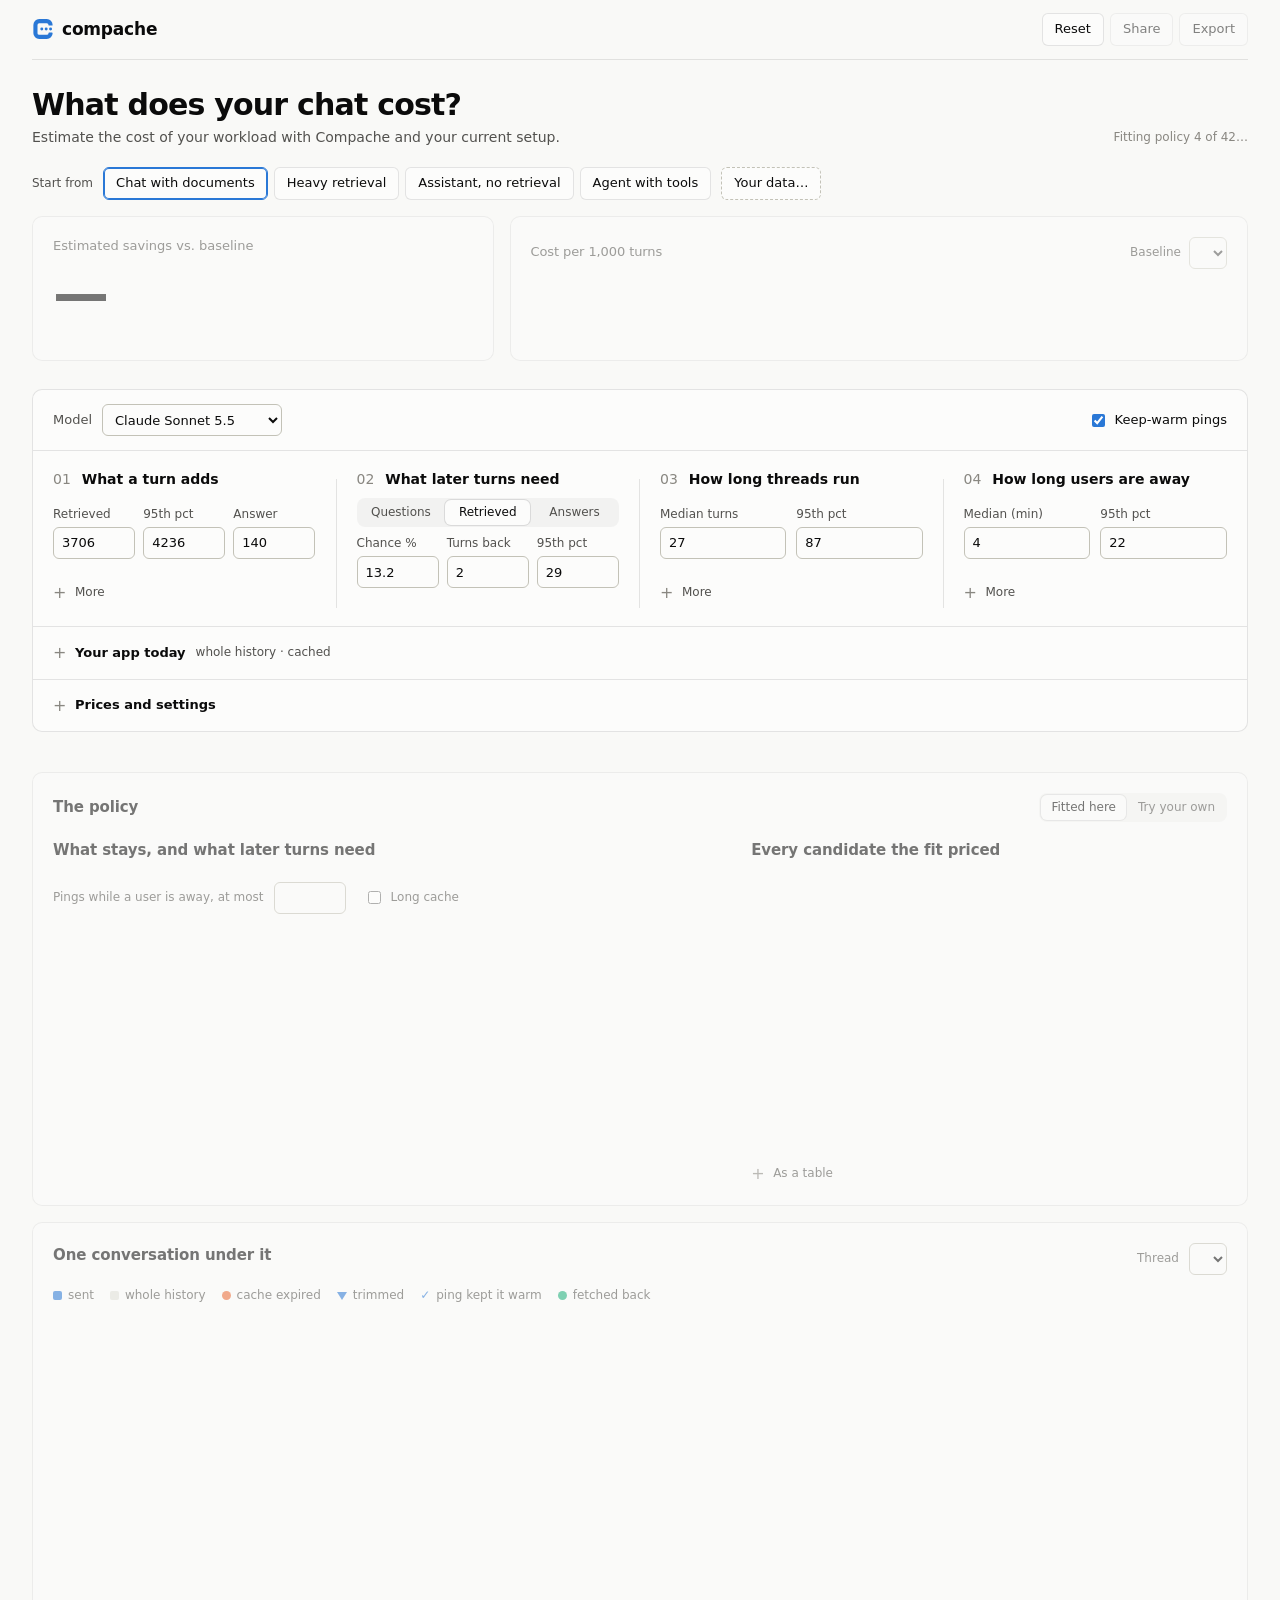
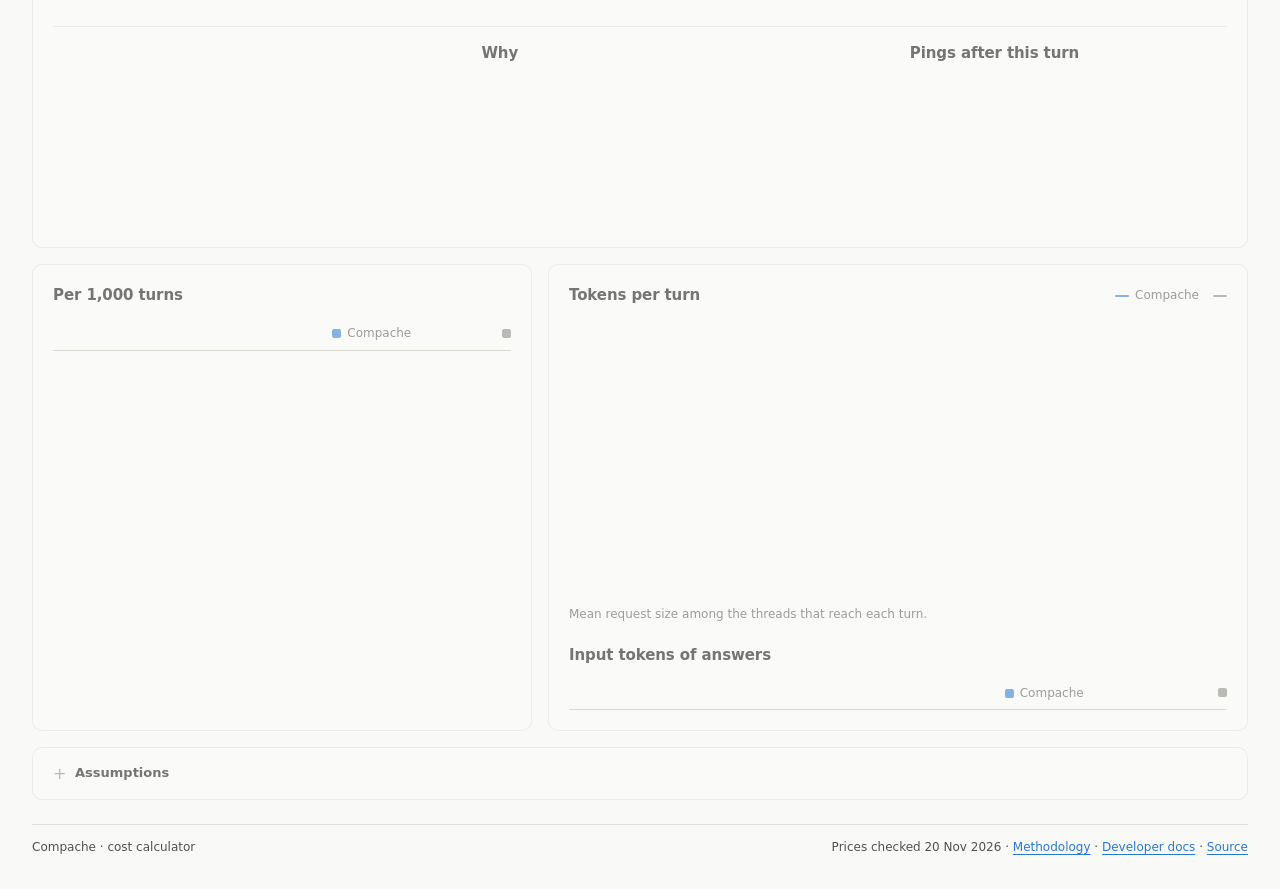
<file: site/index.html>
<!doctype html>
<html lang="en">
<head>
<meta charset="utf-8">
<meta name="viewport" content="width=device-width,initial-scale=1">
<meta name="color-scheme" content="light dark">
<meta name="description" content="Estimate the cost of your chat workload with Compache and a baseline you choose.">
<title>Compache · Cost calculator</title>
<meta property="og:type" content="website">
<meta property="og:site_name" content="compache">
<meta property="og:url" content="https://barendpotijk.github.io/compache/">
<meta property="og:title" content="What does your chat cost?">
<meta property="og:description" content="Estimate the cost per 1,000 turns with Compache and your chosen baseline using your workload and provider prices.">
<meta property="og:image" content="https://barendpotijk.github.io/compache/preview.png">
<meta property="og:image:width" content="1200">
<meta property="og:image:height" content="630">
<meta property="og:image:alt" content="Cost per 1,000 turns on Claude Sonnet 5.5 with OpenClaw's defaults and with compache, for a chat with 25k retrieved tokens per turn">
<meta name="twitter:card" content="summary_large_image">
<link rel="icon" type="image/svg+xml" href="./mark.svg">
<link rel="stylesheet" href="./style.css">
</head>
<body>
<main>
<header class="top">
  <a class="brand" href="https://github.com/BarendPotijk/compache"><i></i>compache</a>
  <div class="actions">
    <button id="reset" type="button">Reset</button>
    <button id="share" type="button" title="Copy the result with a link that reopens this scenario.">Share</button>
    <button id="export" type="button" title="Download the settings, the sampled workload and every priced call.">Export</button>
  </div>
</header>

<div class="title-row">
  <div><h1>What does your chat cost?</h1><p>Estimate the cost of your workload with Compache and your current setup.</p></div>
  <span id="status" role="status">Calculating…</span>
</div>

<div class="starts" role="group" aria-label="Start from">
  <span class="label">Start from</span>
  <span id="starts"></span>
  <button id="import" type="button" class="own" title="A chat log (.jsonl, .json, .gz), its labels, a policy.json from `compache fit`, a profile or an export. Several at once is fine. Read in this browser, sent nowhere.">Your data…</button>
  <input id="importFile" type="file" multiple accept=".json,.jsonl,.ndjson,.gz,application/json" hidden>
  <span id="sourceNote" class="source"></span>
</div>

<section class="results lead" aria-label="Headline result">
  <article class="panel saving">
    <h2>Estimated savings vs. baseline</h2>
    <strong class="hero" id="savingPercent">—</strong>
    <p class="delta" id="savingAmount"></p>
    <p class="caption" id="savingRange"></p>
    <dl id="savingFacts"></dl>
  </article>
  <article class="panel sides">
    <div class="panel-head">
      <h2>Cost per 1,000 turns</h2>
      <label class="baseline-picker">Baseline<select id="baselinePicker" disabled></select></label>
    </div>
    <dl id="sides" class="cost-bars"></dl>
    <p class="caption" id="baselineNote"></p>
  </article>
</section>
<p class="meta"><span id="workloadNote"></span></p>
<div id="warnings" class="alert" hidden></div>

<form id="scenario" class="panel inputs">
  <div class="model-row">
    <label>Model
      <select id="modelPreset">
        <optgroup label="Anthropic"><option value="sonnet" selected>Claude Sonnet 5.5</option><option value="opus">Claude Opus 5.5</option><option value="haiku">Claude Haiku 5.5</option><option value="fable">Claude Fable 5.2</option></optgroup>
        <optgroup label="OpenAI"><option value="luna">GPT-6 Luna</option><option value="astra">GPT-6 Astra</option><option value="terra">GPT-5.6 Terra</option></optgroup>
        <option value="custom">Custom prices</option>
      </select>
    </label>
    <span id="modelWindow" class="chip"></span>
    <span id="cacheDefault" class="chip"></span>
    <label class="check" title="After an answer, Compache may send small requests that keep the cached start of the thread alive until the user returns."><input name="keepWarm" type="checkbox" checked> Keep-warm pings</label>
  </div>

  <div class="input-grid">
    <fieldset>
      <legend><span>01</span> What a turn adds</legend>
      <div class="trio">
        <label title="Median size of what is retrieved for one turn that retrieves. 0 means no retrieval.">Retrieved<input name="tokenMedian" type="number" min="0" max="500000" step="any" required aria-label="Retrieved tokens"></label>
        <label title="95th percentile of the retrieved size. Scales with the median.">95th pct<input name="tokenP95" type="number" min="0" max="1000000" step="any" required aria-label="Retrieved tokens, 95th percentile"></label>
        <label title="Tokens of one answer. It is billed as output and stays in the thread.">Answer<input name="outputTokens" type="number" min="0" max="200000" step="1" required aria-label="Answer tokens"></label>
      </div>
      <div class="draw" data-draw="tokenDrawn"></div>
      <details class="more"><summary>More</summary><div class="pair">
        <label>Question tokens<input name="inputTokens" type="number" min="1" max="100000" step="1" required></label>
        <label title="Share of turns that retrieve anything. The others add only a question and an answer.">Turns that retrieve %<input name="retrievalShare" data-scale="100" type="number" min="0" max="100" step="any" required></label>
        <label title="The start of every request: system prompt and tool definitions.">System and tools<input name="systemTokens" type="number" min="0" max="1000000" step="1" required aria-label="System prompt and tools"></label>
        <label title="Model calls in one turn, on average. Each call after the first sends the request again and reads it from the cache.">Calls per turn<input name="callsPerTurn" type="number" min="1" max="100" step="any" required></label>
      </div></details>
    </fieldset>

    <fieldset title="For each kind of earlier text: the chance that a turn needs one such item, and how many turns back it lies.">
      <legend><span>02</span> What later turns need</legend>
      <div class="tabs" id="needTabs" role="tablist" aria-label="Kind of earlier text"><button type="button" role="tab" data-kind="input" aria-selected="false">Questions</button><button type="button" role="tab" data-kind="retrieval" aria-selected="true">Retrieved</button><button type="button" role="tab" data-kind="output" aria-selected="false">Answers</button></div>
      <div class="need" data-kind="input" hidden>
        <div class="trio">
          <label>Chance %<input name="inputDependencyProbability" data-scale="100" type="number" min="0" max="100" step="any" required aria-label="Chance a turn needs an earlier question, percent"></label>
          <label>Turns back<input name="inputDependencyTurnsBack" type="number" min="1" max="160" step="any" required aria-label="Turns back to a needed question, median"></label>
          <label>95th pct<input name="inputDependencyTurnsBackP95" type="number" min="1" max="1000" step="any" required aria-label="Turns back to a needed question, 95th percentile"></label>
        </div>
        <div class="draw" data-draw="inputNeedDrawn"></div>
      </div>
      <div class="need" data-kind="retrieval">
        <div class="trio">
          <label>Chance %<input name="retrievalDependencyProbability" data-scale="100" type="number" min="0" max="100" step="any" required aria-label="Chance a turn needs an earlier retrieved text, percent"></label>
          <label>Turns back<input name="retrievalDependencyTurnsBack" type="number" min="1" max="160" step="any" required aria-label="Turns back to a needed retrieved text, median"></label>
          <label>95th pct<input name="retrievalDependencyTurnsBackP95" type="number" min="1" max="1000" step="any" required aria-label="Turns back to a needed retrieved text, 95th percentile"></label>
        </div>
        <div class="draw" data-draw="retrievalNeedDrawn"></div>
      </div>
      <div class="need" data-kind="output" hidden>
        <div class="trio">
          <label>Chance %<input name="outputDependencyProbability" data-scale="100" type="number" min="0" max="100" step="any" required aria-label="Chance a turn needs an earlier answer, percent"></label>
          <label>Turns back<input name="outputDependencyTurnsBack" type="number" min="1" max="160" step="any" required aria-label="Turns back to a needed answer, median"></label>
          <label>95th pct<input name="outputDependencyTurnsBackP95" type="number" min="1" max="1000" step="any" required aria-label="Turns back to a needed answer, 95th percentile"></label>
        </div>
        <div class="draw" data-draw="outputNeedDrawn"></div>
      </div>
      <p class="caption" id="needsCaption"></p>
    </fieldset>

    <fieldset>
      <legend><span>03</span> How long threads run</legend>
      <div class="pair" id="lengthByLaw">
        <label id="lengthLabel">Median turns<input name="plannedTurns" type="number" min="1" max="160" step="any" required></label>
        <label title="Scales with the median.">95th pct<input name="plannedTurnsP95" type="number" min="1" max="320" step="any" required aria-label="Turns, 95th percentile"></label>
      </div>
      <div class="trio" id="lengthByChance" hidden>
        <label title="Chance that a thread gets a second turn.">After 1st %<input name="continueFirst" data-scale="100" type="number" min="0" max="100" step="any" required aria-label="Another turn after turn 1, percent"></label>
        <label title="Chance of another turn once a thread is long.">Later %<input name="continueLong" data-scale="100" type="number" min="0" max="100" step="any" required aria-label="Another turn in long threads, percent"></label>
        <label title="How many turns after the first it takes the chance to move halfway from the first value to the long-thread value.">Halfway by<input name="continueHalfTurn" aria-label="Turns to halfway, chance of another turn" type="number" min="0.1" max="160" step="any" required></label>
      </div>
      <div class="draw" data-draw="lengthDrawn"></div>
      <details class="more"><summary>More</summary><div class="pair">
        <label title="How thread lengths are drawn. By chance of another turn, a thread that has come far is more likely, or less, to go on.">Curve<select name="lengthDistribution"><option value="lognormal">Lognormal</option><option value="continuation">By chance of another turn</option><option value="fixed">Fixed</option><option value="geometric">Geometric</option></select></label>
        <label title="Chance the user sends another turn, at every turn.">Continues %<input name="continuationProbability" data-scale="100" type="number" min="0" max="100" step="any" required></label>
      </div></details>
    </fieldset>

    <fieldset>
      <legend><span>04</span> How long users are away</legend>
      <div class="pair">
        <label title="Minutes between an answer and the user's next message.">Median (min)<input name="gapMedianMinutes" type="number" min="0.001" max="100000" step="any" required></label>
        <label title="Minutes.">95th pct<input name="gapP95Minutes" type="number" min="0.001" max="1000000" step="any" required aria-label="Return delay, 95th percentile"></label>
      </div>
      <div class="draw" data-draw="gapDrawn"></div>
      <details class="more"><summary>More</summary><div class="pair">
        <label title="The delay after the first turn as a multiple of the delay in long threads. 1 is the same delay at every turn.">After turn 1 ×<input name="gapFirstFactor" type="number" min="0.01" max="1000" step="any" required></label>
        <label title="How many turns after the first it takes the delay to move halfway, on a log scale, to its long-thread value.">Turns to halfway<input name="gapHalfTurn" aria-label="Turns to halfway, return delay" type="number" min="0.1" max="160" step="any" required></label>
        <label title="Share of returns that come after a long break instead, whatever the turn: the next morning, say.">Long breaks %<input name="breakShare" data-scale="100" type="number" min="0" max="100" step="any" required></label>
        <label title="Median length of a long break in minutes. Its 95th percentile is four times that.">Break median (min)<input name="breakMedianMinutes" type="number" min="1" max="1000000" step="any" required></label>
      </div></details>
    </fieldset>
  </div>

  <details class="settings" id="appSettings">
    <summary>Your app today <span id="appSummary" class="chip"></span></summary>
    <div class="fields app">
      <label>Start from<select id="appFrom"><option value="">Rules below</option></select></label>
      <label title="What you really pay, from your provider's bill. Compared as it is, not modeled.">What you pay per 1,000 turns, $<input name="measuredCost" type="number" min="0" max="1000000000" step="any" required></label>
      <label>Prompt cache<select data-rule="cache"><option value="standard">Standard lifetime</option><option value="long">Long lifetime</option><option value="off">Off</option></select></label>
      <label title="Only so many earlier turns are sent. 0 sends all.">Earlier turns sent<input data-rule="keepTurns" type="number" min="0" max="160" step="1" required></label>
      <label title="Retrieved text is dropped this many turns after its own. -1 never drops it.">Drop retrieved text after<input data-rule="dropRetrievedAfter" type="number" min="-1" max="160" step="1" required></label>
      <label title="Share of retrieved text removed when it arrives.">Shrink retrieved text %<input data-rule="compress" data-scale="100" type="number" min="0" max="99" step="any" required></label>
      <label title="Keep-warm pings after every answer.">Pings per wait<input data-rule="pings" type="number" min="0" max="60" step="1" required></label>
      <label class="check" title="A dropped or cleared source that a turn needs is fetched with one more call."><input data-rule="refetch" type="checkbox"> Fetches dropped text again</label>
      <label class="check"><input data-rule="clear" type="checkbox"> Clears old tool results</label>
      <label class="check"><input data-rule="summarize" type="checkbox"> Summarizes old turns</label>
    </div>
    <details class="more"><summary>Clearing and summary rules</summary><div class="fields">
      <label title="Clearing never starts below this many tokens.">Clear at, tokens<input data-rule="clearTriggerFloor" type="number" min="0" max="10000000" step="1" required></label>
      <label title="Nor below this share of the context window.">Clear at % of window<input data-rule="clearTriggerShare" data-scale="100" type="number" min="0" max="100" step="any" required></label>
      <label title="This turn's included.">Newest results kept<input data-rule="clearKeepResults" type="number" min="1" max="160" step="1" required></label>
      <label>Must free, tokens<input data-rule="clearMinFreedFloor" type="number" min="0" max="10000000" step="1" required></label>
      <label>Must free % of window<input data-rule="clearMinFreedShare" data-scale="100" type="number" min="0" max="100" step="any" required></label>
      <label>Placeholder tokens<input data-rule="clearedTokens" type="number" min="0" max="10000" step="1" required></label>
      <label>Summarize at % of window<input data-rule="summaryTriggerShare" data-scale="100" type="number" min="1" max="100" step="any" required></label>
      <label title="Whichever is less. 0 is not used.">Summarize at, tokens<input data-rule="summaryTriggerTokens" type="number" min="0" max="10000000" step="1" required></label>
      <label title="The newest turns kept as they are.">Tail kept, tokens<input data-rule="tailTokens" type="number" min="0" max="1000000" step="1" required></label>
      <label>Summary tokens<input data-rule="summaryTokens" type="number" min="1" max="100000" step="1" required></label>
      <label title="Context an answer must leave free.">Reserve tokens<input data-rule="reserveTokens" type="number" min="0" max="1000000" step="1" required></label>
      <label class="check" title="The summary call sends the conversation as it stands, which can be read from the cache. Off: a digest of its older part."><input data-rule="summaryOfRequest" type="checkbox"> Summary reads the request</label>
      <label title="Of a digest: the most conversation tokens it reads.">Digest cap<input data-rule="summaryInputCap" type="number" min="1" max="1000000" step="1" required></label>
      <label>Tool result in digest<input data-rule="toolSummaryTokens" type="number" min="1" max="100000" step="1" required></label>
      <label>Digest system tokens<input data-rule="summarySystemTokens" type="number" min="0" max="100000" step="1" required></label>
      <label title="Appended after each summary.">Record tokens<input data-rule="recordTokens" type="number" min="0" max="100000" step="1" required></label>
      <label title="A memory flush before each summary. 0 sends none.">Flush reply tokens<input data-rule="flushOutputTokens" type="number" min="0" max="100000" step="1" required></label>
    </div></details>
  </details>

  <details class="settings">
    <summary>Prices and settings</summary>
    <div class="groups">
      <section>
        <h3>Prices</h3>
        <div class="fields">
          <label>Input $ / 1M<input data-model="inputRate" data-preset type="number" min="0" max="100000" step="any" required></label>
          <label>Cache read $ / 1M<input data-model="cachedRate" data-preset type="number" min="0" max="100000" step="any" required></label>
          <label>Output $ / 1M<input data-model="outputRate" data-preset type="number" min="0" max="100000" step="any" required></label>
          <label title="A cache write costs the input price times this.">Cache write ×<input data-model="writeMultiplier" data-preset type="number" min="0" max="100" step="any" required></label>
          <label title="Requests with more input tokens than this pay the long-request rates. 0 turns it off.">Long request above<input data-model="longThreshold" data-preset type="number" min="0" max="10000000" step="1" required></label>
          <label title="Applies to input, cache reads and cache writes of a long request.">Long input ×<input data-model="longInputMultiplier" data-preset type="number" min="0" max="100" step="any" required></label>
          <label>Long output ×<input data-model="longOutputMultiplier" data-preset type="number" min="0" max="100" step="any" required></label>
          <label>Context window<input data-model="context" data-preset type="number" min="1" max="10000000" step="1" required></label>
          <label>Max input tokens<input data-model="maxInput" data-preset type="number" min="1" max="10000000" step="1" required></label>
        </div>
        <p class="caption" id="priceNote"></p>
        <p class="caption"><a id="modelSource" href="https://platform.claude.com/docs/en/about-claude/pricing">Pricing source</a></p>
      </section>
      <section>
        <h3>Cache</h3>
        <div class="fields">
          <label title="A cache entry expires this long after the last request that wrote or read it was sent.">Lifetime (minutes)<input name="ttlMinutes" data-preset type="number" min="0.01" max="100000" step="any" required></label>
          <label title="A request shorter than this is not cached.">Minimum tokens<input name="cacheMinTokens" data-preset type="number" min="0" max="1000000" step="1" required></label>
          <label title="Cache reads are counted in whole blocks of this many tokens.">Block tokens<input name="cacheBlockTokens" data-preset type="number" min="1" max="100000" step="1" required></label>
          <label title="The provider's long cache option.">Long lifetime (min)<input name="longTtlMinutes" data-preset type="number" min="0.01" max="100000" step="any" required></label>
          <label title="A write to the long cache costs the input price times this.">Long write ×<input name="longWriteMultiplier" data-preset type="number" min="0" max="100" step="any" required></label>
          <label title="Share of a live cache entry that the next request reads. Providers do not guarantee a hit.">Live entry read %<input name="cacheHitShare" data-scale="100" type="number" min="0" max="100" step="any" required></label>
        </div>
        <h3>Request</h3>
        <div class="fields">
          <label title="Chance that another conversation has the system prompt and tools cached when a thread's own cache is cold.">Cached by others %<input name="sharedPrefixWarm" data-scale="100" type="number" min="0" max="100" step="any" required></label>
          <label title="How long an answer takes. The cache lifetime runs from when the request was sent, so a slow answer leaves less of it for the wait.">Answer seconds<input name="answerSeconds" type="number" min="0" max="86400" step="any" required></label>
          <label title="Output billed with each answer that is not kept in the thread, such as reasoning.">Reasoning tokens<input name="reasoningTokens" type="number" min="0" max="1000000" step="1" required></label>
        </div>
        <h3>Sampling</h3>
        <div class="fields">
          <label title="Threads drawn for the fit, and as many again for the reported cost.">Threads sampled<input name="threads" type="number" min="1" max="200" step="1" required></label>
          <label>Seed<input name="seed" type="number" min="0" max="4294967295" step="1" required></label>
          <label title="No thread is longer than this.">Longest thread (turns)<input name="maxTurns" type="number" min="1" max="160" step="1" required></label>
        </div>
      </section>
      <section>
        <h3>Compache</h3>
        <div class="fields">
          <label title="The least share of what later turns need that a cut may leave in the request. The rest is fetched back, and that call is in the cost.">Keep in view at least %<input name="retentionRequirement" data-scale="100" type="number" min="0" max="100" step="any" required></label>
          <label title="The fit tries 0, 1 and 3 pings per wait up to this many, and this many. A policy sends fewer when they do not pay.">Most pings per wait<input name="maxPings" type="number" min="0" max="60" step="1" required></label>
          <label title="A ping goes out this long before the cache entry would expire.">Ping lead (minutes)<input name="pingLeadMinutes" type="number" min="0" max="100000" step="any" required></label>
          <label title="Output tokens billed for one ping.">Ping reply tokens<input name="pingOutputTokens" type="number" min="0" max="10000" step="1" required></label>
          <label title="Output tokens of the extra call that asks for an archived or cleared source. Both sides pay it.">Fetch-back reply tokens<input name="recoveryOutputTokens" type="number" min="0" max="10000" step="1" required></label>
          <label title="Context kept free for the answer.">Reserve tokens<input name="safetyReserve" type="number" min="0" max="1000000" step="1" required></label>
          <label title="Tokens of the notice left in place of one turn's archived retrieved text.">Archive notice tokens<input name="archivedTokens" type="number" min="0" max="10000" step="1" required></label>
        </div>
      </section>
    </div>
  </details>
</form>

<div id="errors" class="alert" role="alert" hidden></div>
<p id="actionStatus" class="action-status" role="status"></p>

<section class="results" aria-label="The policy">
  <article class="panel" id="policyPanel">
    <div class="panel-head"><h2>The policy</h2><div class="tabs" id="policyTabs" role="tablist" aria-label="Which policy"><button type="button" role="tab" data-mode="fit" aria-selected="true">Fitted here</button><button type="button" role="tab" data-mode="file" aria-selected="false" hidden>Your policy.json</button><button type="button" role="tab" data-mode="own" aria-selected="false">Try your own</button></div></div>
    <p class="policy-text" id="policyText"></p>
    <p class="caption" id="policyNote"></p>
    <div class="split even">
      <div>
        <h3 class="table-title" id="windowsTitle">What stays, and what later turns need</h3>
        <div id="windowsChart"></div>
        <div class="stepper"><label>Pings while a user is away, at most<input id="ownPings" type="number" min="0" max="60" step="1"></label><label id="ownLongRow" class="check" title="Ask the provider to keep cache entries longer, at a higher price for a write."><input id="ownLong" type="checkbox"> Long cache</label></div>
      </div>
      <div>
        <h3 class="table-title">Every candidate the fit priced</h3>
        <div id="mapChart" class="chart"></div>
        <p class="caption" id="searchNote"></p>
        <details class="more"><summary>As a table</summary><table class="ledger policies"><thead><tr><th>Questions</th><th>Answers</th><th>Retrieved</th><th>Pings</th><th>Cache</th><th title="Expected share of what turns need that stays in the request.">In view</th><th title="Cost per 1,000 turns on the fitting threads.">Cost</th></tr></thead><tbody id="policyRows"></tbody></table></details>
      </div>
    </div>
  </article>

  <article class="panel" id="threadPanel">
    <div class="panel-head"><div><h2>One conversation under it</h2><p class="caption" id="threadCaption"></p></div><label class="run-control">Thread<select id="threadPicker"></select></label></div>
    <div class="legend"><span class="key compache">sent</span><span class="key ghost">whole history</span><span class="key dotkey s2">cache expired</span><span class="key dotkey cutkey">trimmed</span><span class="key dotkey ping">ping kept it warm</span><span class="key dotkey s3">fetched back</span></div>
    <div id="threadChart" class="chart tall"></div>
    <div class="turn-detail">
      <div><h3 id="turnTitle"></h3><p class="caption" id="turnWhy"></p><div id="turnParts"></div></div>
      <div><h3 class="table-title" id="turnDecisionTitle">Why</h3><table class="ledger"><tbody id="turnRows"></tbody></table></div>
      <div><h3 class="table-title">Pings after this turn</h3><div id="pingChart" class="chart ping"></div><p class="caption" id="pingExplanation"></p></div>
    </div>
  </article>

  <div class="split">
    <article class="panel">
      <div class="panel-head"><h2>Per 1,000 turns</h2></div>
      <table class="ledger"><thead><tr><th></th><th><span class="key compache">Compache</span></th><th><span class="key openclaw" data-against></span></th></tr></thead><tbody id="ledgerRows"></tbody></table>
    </article>
    <article class="panel">
      <div class="panel-head"><h2>Tokens per turn</h2><div class="chart-controls"><span class="key line compache">Compache</span><span class="key line openclaw" data-against></span></div></div>
      <div id="contextChart" class="chart"></div>
      <p class="caption">Mean request size among the threads that reach each turn.</p>
      <h3 class="table-title gap" title="Why the input tokens of answer calls were, or were not, read from the cache.">Input tokens of answers</h3>
      <table class="ledger bars"><thead><tr><th></th><th><span class="key compache">Compache</span></th><th><span class="key openclaw" data-against></span></th></tr></thead><tbody id="cacheRows"></tbody></table>
    </article>
  </div>

  <details class="panel notes" id="assumptions">
    <summary>Assumptions</summary>
    <ul>
      <li>Token counts and list prices. No model is called, and answer quality is not measured.</li>
      <li>The policy has the package's form: how many turns of questions, answers and retrieved text stay, and how many pings. Before each request and after each answer it looks three turns ahead, as the package does. The cheapest candidate on one set of threads wins. Costs come from a second set.</li>
      <li>A needed part that Compache archived costs one extra call. The baseline counts needed text as missing if it drops it without recovery. Text that is in a summary counts as missing.</li>
      <li>Preset baselines use the documented settings listed in the methodology. OpenAI's own compaction has no documented default and is not modeled.</li>
      <li>A cache entry needs an identical start of the request and lives exactly its lifetime from when the request was sent.</li>
      <li>The range beside the saving draws the sampled threads again. It does not cover what the model leaves out.</li>
    </ul>
    <p class="caption"><a href="./methodology.html">Full method</a></p>
  </details>
</section>

<footer><span>Compache · cost calculator</span><span>Prices checked 20 Nov 2026 · <a href="./methodology.html">Methodology</a> · <a href="https://github.com/BarendPotijk/compache/blob/main/docs/README.md">Developer docs</a> · <a href="https://github.com/BarendPotijk/compache/tree/main/site">Source</a></span></footer>
</main>
<div id="tip" class="tip" role="status" hidden></div>
<script type="module" src="./app.mjs"></script>
</body>
</html>
</file>
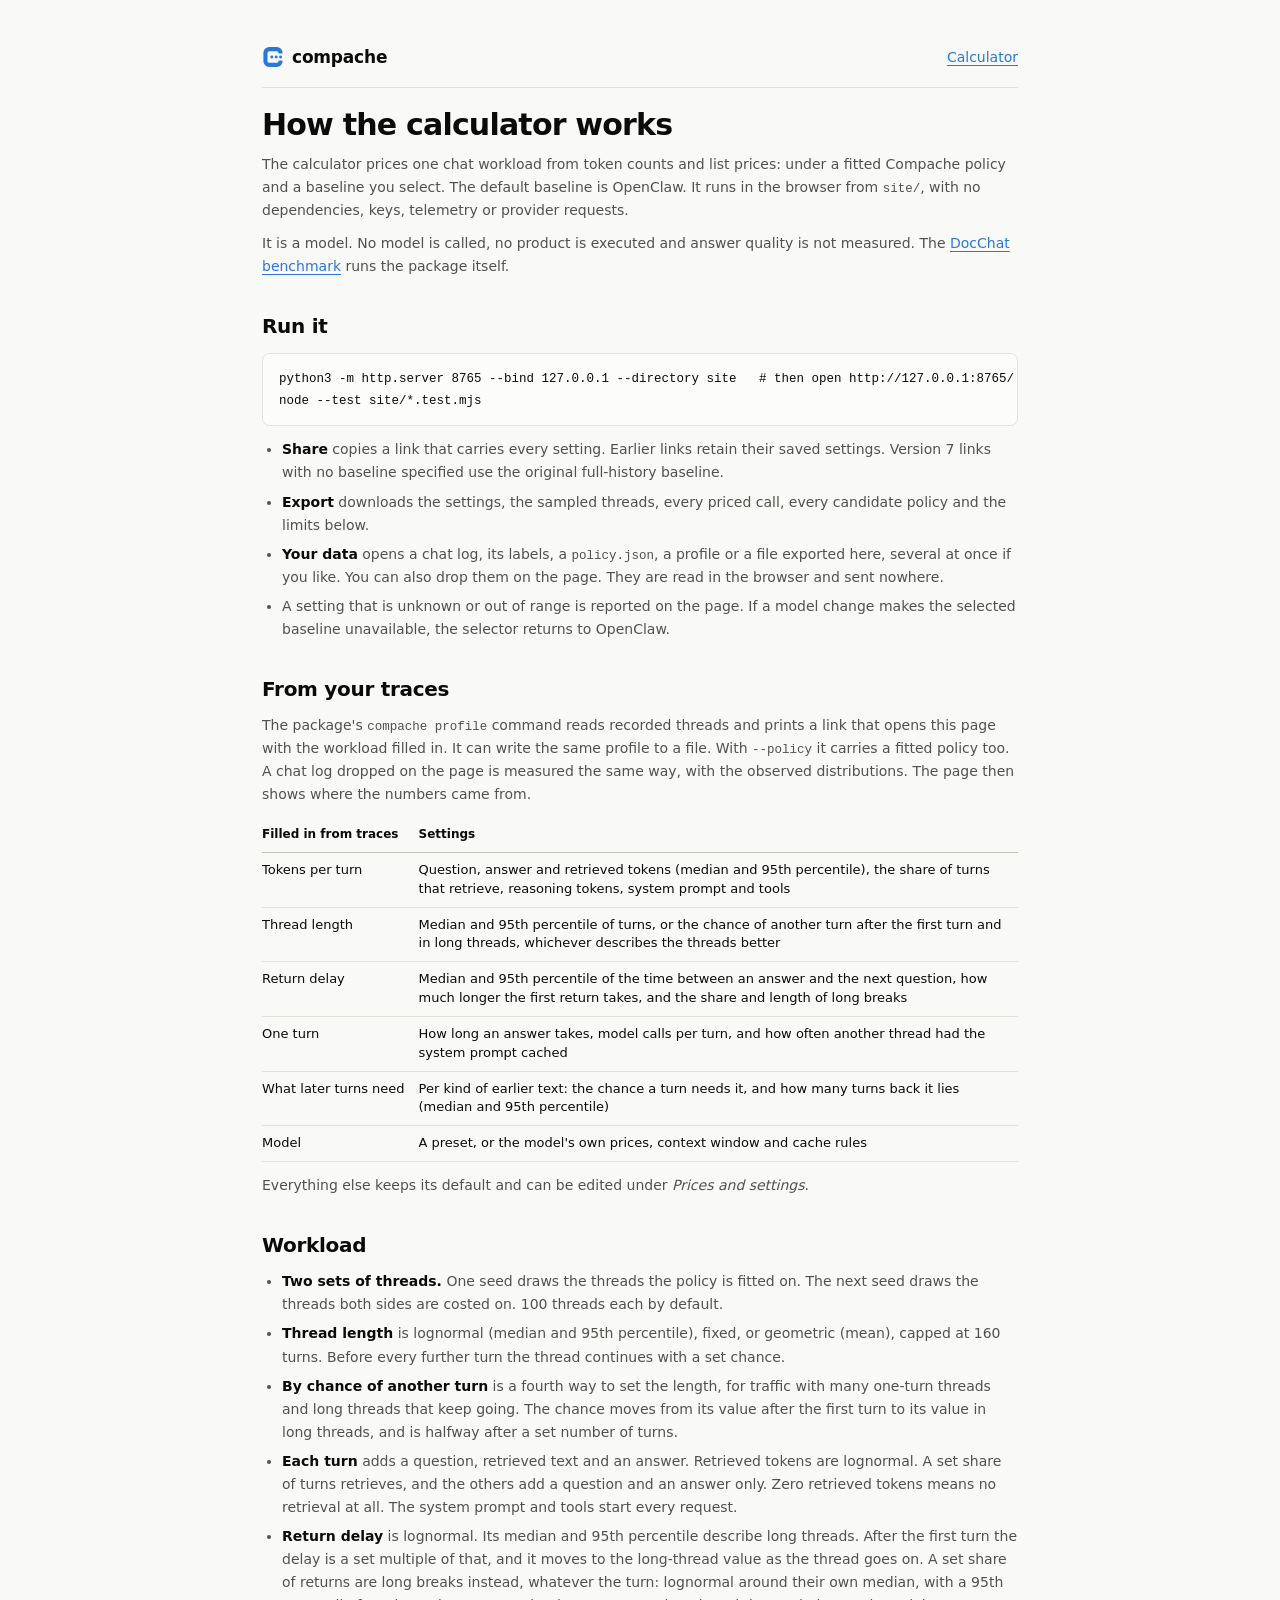
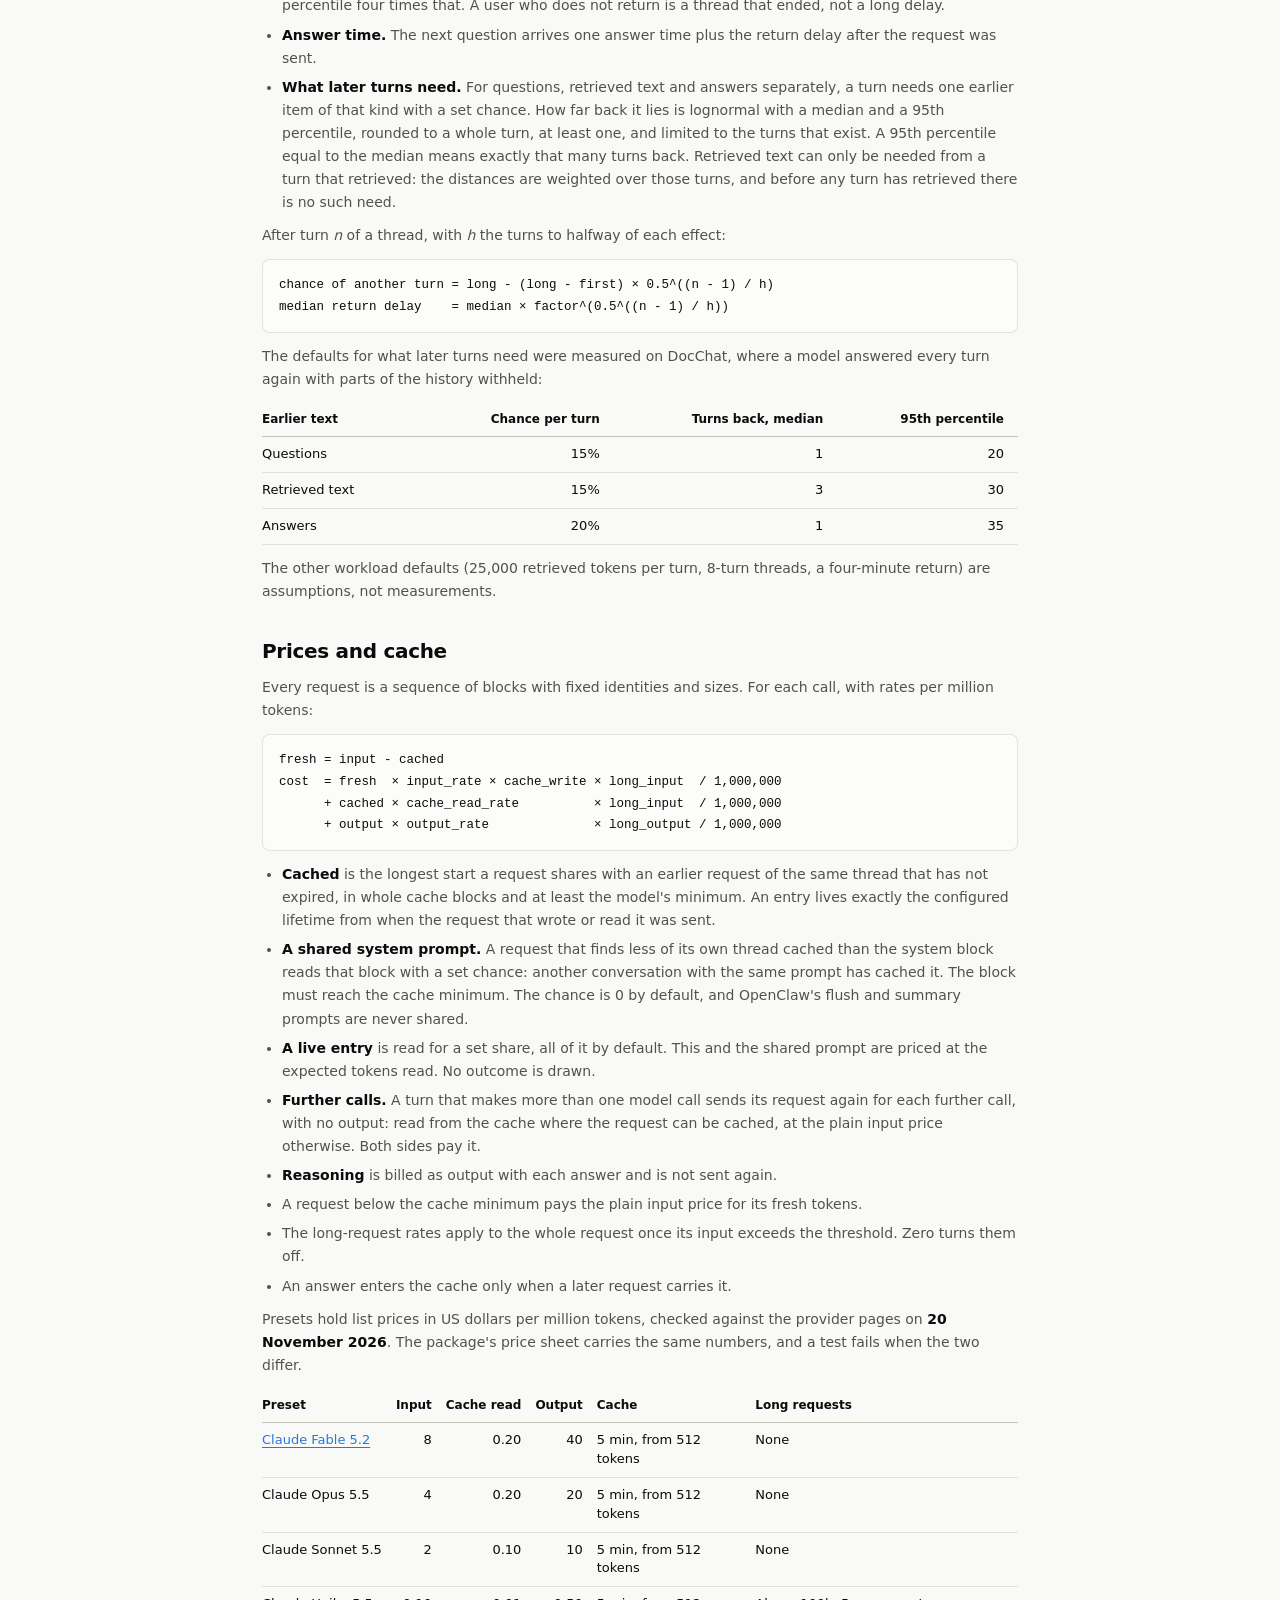
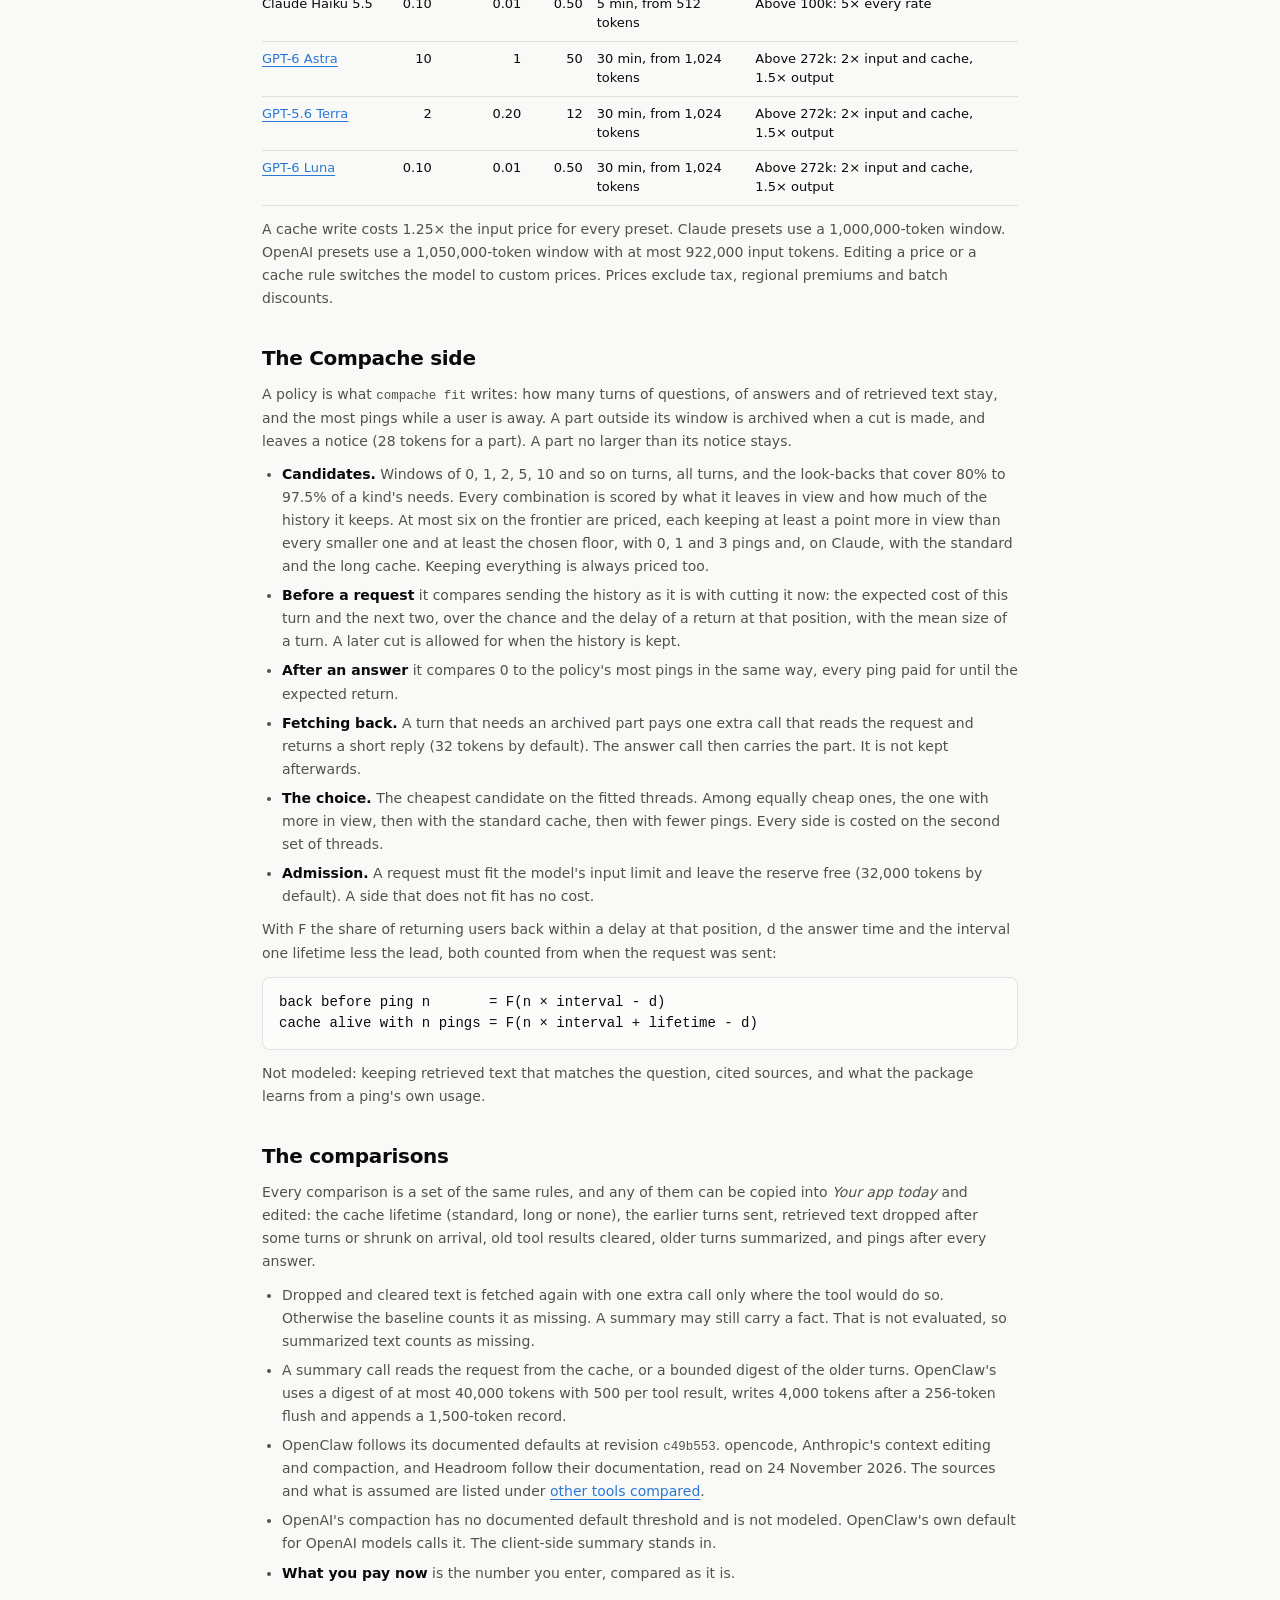
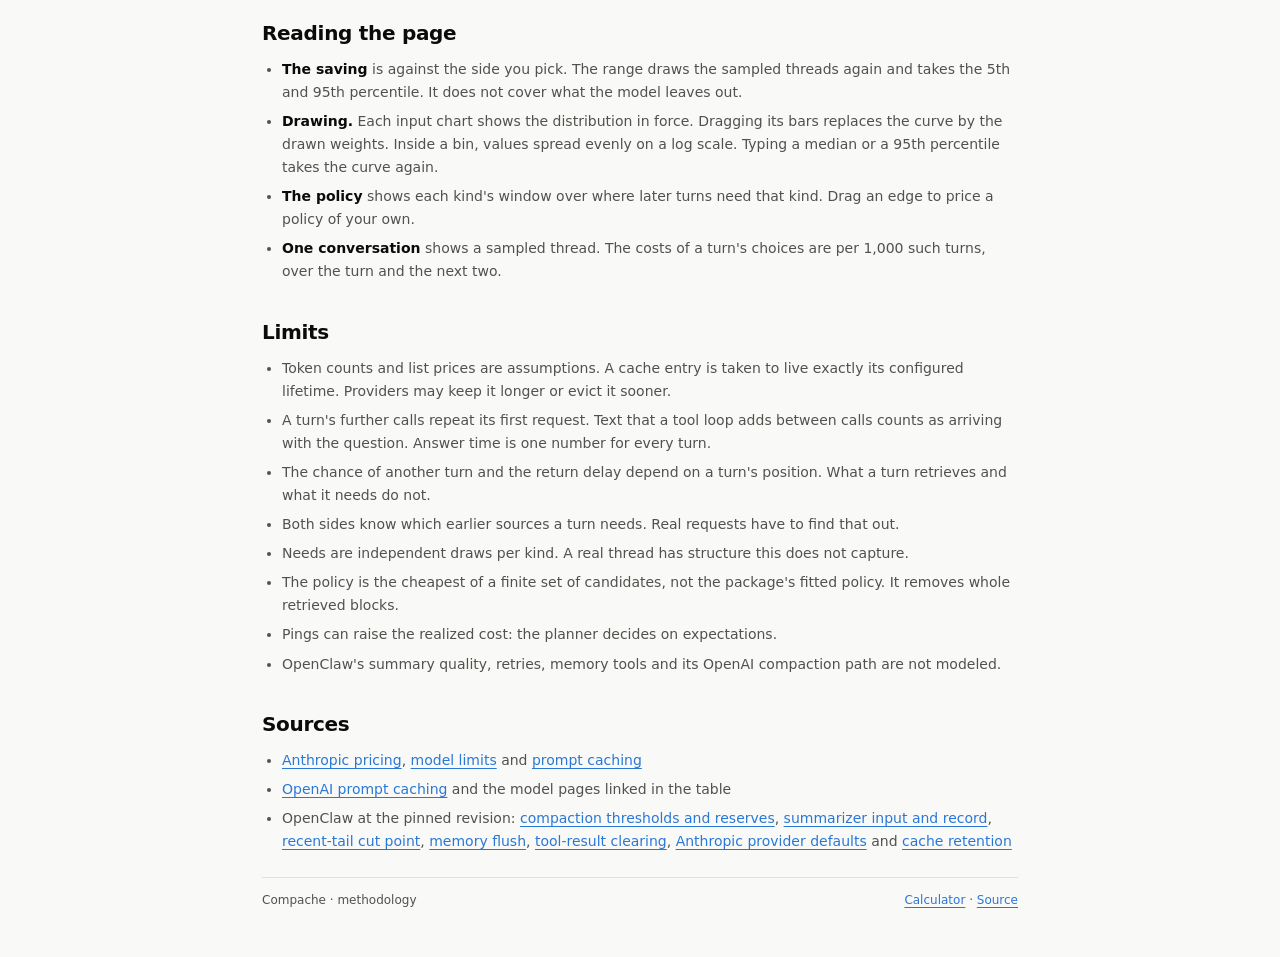
<file: site/methodology.html>
<!doctype html>
<html lang="en">
<head>
<meta charset="utf-8">
<meta name="viewport" content="width=device-width,initial-scale=1">
<meta name="color-scheme" content="light dark">
<meta name="description" content="How the Compache cost calculator prices a workload: the workload model, prices and cache rules, the fitted policy and your chosen baseline.">
<title>Methodology · Compache</title>
<link rel="icon" type="image/svg+xml" href="./mark.svg">
<link rel="stylesheet" href="./style.css">
</head>
<body>
<main class="document">
<header class="top"><a class="brand" href="./"><i></i>compache</a><a href="./">Calculator</a></header>

<h1>How the calculator works</h1>
<p>The calculator prices one chat workload from token counts and list prices: under a fitted Compache policy and a baseline you select. The default baseline is OpenClaw. It runs in the browser from <code>site/</code>, with no dependencies, keys, telemetry or provider requests.</p>
<p>It is a model. No model is called, no product is executed and answer quality is not measured. The <a href="https://github.com/BarendPotijk/compache/tree/main/benchmarks/docchat">DocChat benchmark</a> runs the package itself.</p>

<h2>Run it</h2>
<pre><code>python3 -m http.server 8765 --bind 127.0.0.1 --directory site   # then open http://127.0.0.1:8765/
node --test site/*.test.mjs</code></pre>
<ul>
<li><strong>Share</strong> copies a link that carries every setting. Earlier links retain their saved settings. Version 7 links with no baseline specified use the original full-history baseline.</li>
<li><strong>Export</strong> downloads the settings, the sampled threads, every priced call, every candidate policy and the limits below.</li>
<li><strong>Your data</strong> opens a chat log, its labels, a <code>policy.json</code>, a profile or a file exported here, several at once if you like. You can also drop them on the page. They are read in the browser and sent nowhere.</li>
<li>A setting that is unknown or out of range is reported on the page. If a model change makes the selected baseline unavailable, the selector returns to OpenClaw.</li>
</ul>

<h2>From your traces</h2>
<p>The package's <code>compache profile</code> command reads recorded threads and prints a link that opens this page with the workload filled in. It can write the same profile to a file. With <code>--policy</code> it carries a fitted policy too. A chat log dropped on the page is measured the same way, with the observed distributions. The page then shows where the numbers came from.</p>
<div class="table-scroll"><table>
<tr><th>Filled in from traces</th><th>Settings</th></tr>
<tr><td>Tokens per turn</td><td>Question, answer and retrieved tokens (median and 95th percentile), the share of turns that retrieve, reasoning tokens, system prompt and tools</td></tr>
<tr><td>Thread length</td><td>Median and 95th percentile of turns, or the chance of another turn after the first turn and in long threads, whichever describes the threads better</td></tr>
<tr><td>Return delay</td><td>Median and 95th percentile of the time between an answer and the next question, how much longer the first return takes, and the share and length of long breaks</td></tr>
<tr><td>One turn</td><td>How long an answer takes, model calls per turn, and how often another thread had the system prompt cached</td></tr>
<tr><td>What later turns need</td><td>Per kind of earlier text: the chance a turn needs it, and how many turns back it lies (median and 95th percentile)</td></tr>
<tr><td>Model</td><td>A preset, or the model's own prices, context window and cache rules</td></tr>
</table></div>
<p>Everything else keeps its default and can be edited under <em>Prices and settings</em>.</p>

<h2>Workload</h2>
<ul>
<li><strong>Two sets of threads.</strong> One seed draws the threads the policy is fitted on. The next seed draws the threads both sides are costed on. 100 threads each by default.</li>
<li><strong>Thread length</strong> is lognormal (median and 95th percentile), fixed, or geometric (mean), capped at 160 turns. Before every further turn the thread continues with a set chance.</li>
<li><strong>By chance of another turn</strong> is a fourth way to set the length, for traffic with many one-turn threads and long threads that keep going. The chance moves from its value after the first turn to its value in long threads, and is halfway after a set number of turns.</li>
<li><strong>Each turn</strong> adds a question, retrieved text and an answer. Retrieved tokens are lognormal. A set share of turns retrieves, and the others add a question and an answer only. Zero retrieved tokens means no retrieval at all. The system prompt and tools start every request.</li>
<li><strong>Return delay</strong> is lognormal. Its median and 95th percentile describe long threads. After the first turn the delay is a set multiple of that, and it moves to the long-thread value as the thread goes on. A set share of returns are long breaks instead, whatever the turn: lognormal around their own median, with a 95th percentile four times that. A user who does not return is a thread that ended, not a long delay.</li>
<li><strong>Answer time.</strong> The next question arrives one answer time plus the return delay after the request was sent.</li>
<li><strong>What later turns need.</strong> For questions, retrieved text and answers separately, a turn needs one earlier item of that kind with a set chance. How far back it lies is lognormal with a median and a 95th percentile, rounded to a whole turn, at least one, and limited to the turns that exist. A 95th percentile equal to the median means exactly that many turns back. Retrieved text can only be needed from a turn that retrieved: the distances are weighted over those turns, and before any turn has retrieved there is no such need.</li>
</ul>
<p>After turn <em>n</em> of a thread, with <em>h</em> the turns to halfway of each effect:</p>
<pre><code>chance of another turn = long - (long - first) × 0.5^((n - 1) / h)
median return delay    = median × factor^(0.5^((n - 1) / h))</code></pre>
<p>The defaults for what later turns need were measured on DocChat, where a model answered every turn again with parts of the history withheld:</p>
<div class="table-scroll"><table>
<tr><th>Earlier text</th><th class="num">Chance per turn</th><th class="num">Turns back, median</th><th class="num">95th percentile</th></tr>
<tr><td>Questions</td><td class="num">15%</td><td class="num">1</td><td class="num">20</td></tr>
<tr><td>Retrieved text</td><td class="num">15%</td><td class="num">3</td><td class="num">30</td></tr>
<tr><td>Answers</td><td class="num">20%</td><td class="num">1</td><td class="num">35</td></tr>
</table></div>
<p>The other workload defaults (25,000 retrieved tokens per turn, 8-turn threads, a four-minute return) are assumptions, not measurements.</p>

<h2>Prices and cache</h2>
<p>Every request is a sequence of blocks with fixed identities and sizes. For each call, with rates per million tokens:</p>
<pre><code>fresh = input - cached
cost  = fresh  × input_rate × cache_write × long_input  / 1,000,000
      + cached × cache_read_rate          × long_input  / 1,000,000
      + output × output_rate              × long_output / 1,000,000</code></pre>
<ul>
<li><strong>Cached</strong> is the longest start a request shares with an earlier request of the same thread that has not expired, in whole cache blocks and at least the model's minimum. An entry lives exactly the configured lifetime from when the request that wrote or read it was sent.</li>
<li><strong>A shared system prompt.</strong> A request that finds less of its own thread cached than the system block reads that block with a set chance: another conversation with the same prompt has cached it. The block must reach the cache minimum. The chance is 0 by default, and OpenClaw's flush and summary prompts are never shared.</li>
<li><strong>A live entry</strong> is read for a set share, all of it by default. This and the shared prompt are priced at the expected tokens read. No outcome is drawn.</li>
<li><strong>Further calls.</strong> A turn that makes more than one model call sends its request again for each further call, with no output: read from the cache where the request can be cached, at the plain input price otherwise. Both sides pay it.</li>
<li><strong>Reasoning</strong> is billed as output with each answer and is not sent again.</li>
<li>A request below the cache minimum pays the plain input price for its fresh tokens.</li>
<li>The long-request rates apply to the whole request once its input exceeds the threshold. Zero turns them off.</li>
<li>An answer enters the cache only when a later request carries it.</li>
</ul>
<p>Presets hold list prices in US dollars per million tokens, checked against the provider pages on <strong>20 November 2026</strong>. The package's price sheet carries the same numbers, and a test fails when the two differ.</p>
<div class="table-scroll"><table>
<tr><th>Preset</th><th class="num">Input</th><th class="num">Cache read</th><th class="num">Output</th><th>Cache</th><th>Long requests</th></tr>
<tr><td><a href="https://platform.claude.com/docs/en/about-claude/pricing">Claude Fable 5.2</a></td><td class="num">8</td><td class="num">0.20</td><td class="num">40</td><td>5 min, from 512 tokens</td><td>None</td></tr>
<tr><td>Claude Opus 5.5</td><td class="num">4</td><td class="num">0.20</td><td class="num">20</td><td>5 min, from 512 tokens</td><td>None</td></tr>
<tr><td>Claude Sonnet 5.5</td><td class="num">2</td><td class="num">0.10</td><td class="num">10</td><td>5 min, from 512 tokens</td><td>None</td></tr>
<tr><td>Claude Haiku 5.5</td><td class="num">0.10</td><td class="num">0.01</td><td class="num">0.50</td><td>5 min, from 512 tokens</td><td>Above 100k: 5× every rate</td></tr>
<tr><td><a href="https://developers.openai.com/api/docs/models/gpt-6-astra">GPT-6 Astra</a></td><td class="num">10</td><td class="num">1</td><td class="num">50</td><td>30 min, from 1,024 tokens</td><td>Above 272k: 2× input and cache, 1.5× output</td></tr>
<tr><td><a href="https://developers.openai.com/api/docs/models/gpt-5.6-terra">GPT-5.6 Terra</a></td><td class="num">2</td><td class="num">0.20</td><td class="num">12</td><td>30 min, from 1,024 tokens</td><td>Above 272k: 2× input and cache, 1.5× output</td></tr>
<tr><td><a href="https://developers.openai.com/api/docs/models/gpt-6-luna">GPT-6 Luna</a></td><td class="num">0.10</td><td class="num">0.01</td><td class="num">0.50</td><td>30 min, from 1,024 tokens</td><td>Above 272k: 2× input and cache, 1.5× output</td></tr>
</table></div>
<p>A cache write costs 1.25× the input price for every preset. Claude presets use a 1,000,000-token window. OpenAI presets use a 1,050,000-token window with at most 922,000 input tokens. Editing a price or a cache rule switches the model to custom prices. Prices exclude tax, regional premiums and batch discounts.</p>

<h2>The Compache side</h2>
<p>A policy is what <code>compache fit</code> writes: how many turns of questions, of answers and of retrieved text stay, and the most pings while a user is away. A part outside its window is archived when a cut is made, and leaves a notice (28 tokens for a part). A part no larger than its notice stays.</p>
<ul>
<li><strong>Candidates.</strong> Windows of 0, 1, 2, 5, 10 and so on turns, all turns, and the look-backs that cover 80% to 97.5% of a kind's needs. Every combination is scored by what it leaves in view and how much of the history it keeps. At most six on the frontier are priced, each keeping at least a point more in view than every smaller one and at least the chosen floor, with 0, 1 and 3 pings and, on Claude, with the standard and the long cache. Keeping everything is always priced too.</li>
<li><strong>Before a request</strong> it compares sending the history as it is with cutting it now: the expected cost of this turn and the next two, over the chance and the delay of a return at that position, with the mean size of a turn. A later cut is allowed for when the history is kept.</li>
<li><strong>After an answer</strong> it compares 0 to the policy's most pings in the same way, every ping paid for until the expected return.</li>
<li><strong>Fetching back.</strong> A turn that needs an archived part pays one extra call that reads the request and returns a short reply (32 tokens by default). The answer call then carries the part. It is not kept afterwards.</li>
<li><strong>The choice.</strong> The cheapest candidate on the fitted threads. Among equally cheap ones, the one with more in view, then with the standard cache, then with fewer pings. Every side is costed on the second set of threads.</li>
<li><strong>Admission.</strong> A request must fit the model's input limit and leave the reserve free (32,000 tokens by default). A side that does not fit has no cost.</li>
</ul>
<p>With F the share of returning users back within a delay at that position, d the answer time and the interval one lifetime less the lead, both counted from when the request was sent:</p>
<pre>back before ping n       = F(n × interval - d)
cache alive with n pings = F(n × interval + lifetime - d)</pre>
<p>Not modeled: keeping retrieved text that matches the question, cited sources, and what the package learns from a ping's own usage.</p>
<h2>The comparisons</h2>
<p>Every comparison is a set of the same rules, and any of them can be copied into <em>Your app today</em> and edited: the cache lifetime (standard, long or none), the earlier turns sent, retrieved text dropped after some turns or shrunk on arrival, old tool results cleared, older turns summarized, and pings after every answer.</p>
<ul>
<li>Dropped and cleared text is fetched again with one extra call only where the tool would do so. Otherwise the baseline counts it as missing. A summary may still carry a fact. That is not evaluated, so summarized text counts as missing.</li>
<li>A summary call reads the request from the cache, or a bounded digest of the older turns. OpenClaw's uses a digest of at most 40,000 tokens with 500 per tool result, writes 4,000 tokens after a 256-token flush and appends a 1,500-token record.</li>
<li>OpenClaw follows its documented defaults at revision <code>c49b553</code>. opencode, Anthropic's context editing and compaction, and Headroom follow their documentation, read on 24 November 2026. The sources and what is assumed are listed under <a href="https://github.com/BarendPotijk/compache/blob/main/docs/comparisons.md">other tools compared</a>.</li>
<li>OpenAI's compaction has no documented default threshold and is not modeled. OpenClaw's own default for OpenAI models calls it. The client-side summary stands in.</li>
<li><strong>What you pay now</strong> is the number you enter, compared as it is.</li>
</ul>
<h2>Reading the page</h2>
<ul>
<li><strong>The saving</strong> is against the side you pick. The range draws the sampled threads again and takes the 5th and 95th percentile. It does not cover what the model leaves out.</li>
<li><strong>Drawing.</strong> Each input chart shows the distribution in force. Dragging its bars replaces the curve by the drawn weights. Inside a bin, values spread evenly on a log scale. Typing a median or a 95th percentile takes the curve again.</li>
<li><strong>The policy</strong> shows each kind's window over where later turns need that kind. Drag an edge to price a policy of your own.</li>
<li><strong>One conversation</strong> shows a sampled thread. The costs of a turn's choices are per 1,000 such turns, over the turn and the next two.</li>
</ul>
<h2>Limits</h2>
<ul>
<li>Token counts and list prices are assumptions. A cache entry is taken to live exactly its configured lifetime. Providers may keep it longer or evict it sooner.</li>
<li>A turn's further calls repeat its first request. Text that a tool loop adds between calls counts as arriving with the question. Answer time is one number for every turn.</li>
<li>The chance of another turn and the return delay depend on a turn's position. What a turn retrieves and what it needs do not.</li>
<li>Both sides know which earlier sources a turn needs. Real requests have to find that out.</li>
<li>Needs are independent draws per kind. A real thread has structure this does not capture.</li>
<li>The policy is the cheapest of a finite set of candidates, not the package's fitted policy. It removes whole retrieved blocks.</li>
<li>Pings can raise the realized cost: the planner decides on expectations.</li>
<li>OpenClaw's summary quality, retries, memory tools and its OpenAI compaction path are not modeled.</li>
</ul>

<h2>Sources</h2>
<ul>
<li><a href="https://platform.claude.com/docs/en/about-claude/pricing">Anthropic pricing</a>, <a href="https://platform.claude.com/docs/en/models/overview">model limits</a> and <a href="https://platform.claude.com/docs/en/build-with-claude/prompt-caching">prompt caching</a></li>
<li><a href="https://developers.openai.com/api/docs/guides/prompt-caching">OpenAI prompt caching</a> and the model pages linked in the table</li>
<li>OpenClaw at the pinned revision: <a href="https://github.com/openclaw/openclaw/blob/c49b553b85b82bc700465d4607949574f892366c/docs/reference/session-management-compaction/compaction.md">compaction thresholds and reserves</a>, <a href="https://github.com/openclaw/openclaw/blob/c49b553b85b82bc700465d4607949574f892366c/docs/concepts/compaction.md">summarizer input and record</a>, <a href="https://github.com/openclaw/openclaw/blob/c49b553b85b82bc700465d4607949574f892366c/packages/agent-core/src/harness/compaction/compaction-cut-point.ts">recent-tail cut point</a>, <a href="https://github.com/openclaw/openclaw/blob/c49b553b85b82bc700465d4607949574f892366c/src/auto-reply/reply/memory-flush-plan.ts">memory flush</a>, <a href="https://github.com/openclaw/openclaw/blob/c49b553b85b82bc700465d4607949574f892366c/docs/concepts/session-pruning.md">tool-result clearing</a>, <a href="https://github.com/openclaw/openclaw/blob/c49b553b85b82bc700465d4607949574f892366c/docs/providers/anthropic.md">Anthropic provider defaults</a> and <a href="https://github.com/openclaw/openclaw/blob/c49b553b85b82bc700465d4607949574f892366c/docs/reference/prompt-caching.md">cache retention</a></li>
</ul>

<footer><span>Compache · methodology</span><span><a href="./">Calculator</a> · <a href="https://github.com/BarendPotijk/compache/tree/main/site">Source</a></span></footer>
</main>
</body>
</html>
</file>
<file: site/style.css>
/* One design system for the calculator and the figures in the README: neutral surfaces, one accent.
   Compache is always the blue, OpenClaw (or any default) the neutral grey. Text wears ink, never a series colour. */
:root {
  color-scheme: light dark;
  --page: #f9f9f7; --surface: #fcfcfb;
  --ink: #0b0b0b; --ink-2: #52514e; --muted: #898781;
  --grid: #e1e0d9; --axis: #c3c2b7; --neutral: #c3c2b7; --border: rgba(11, 11, 11, .10); --wash: rgba(11, 11, 11, .04);
  --compache: #2a78d6; --compache-soft: #9ec5f4; --baseline: #898781;
  --series-2: #eb6834; --series-3: #1baf7a;
  --good: #006300; --bad: #d03b3b; --on-accent: #ffffff;
  --shadow: 0 6px 24px rgba(11, 11, 11, .12);
  --font: system-ui, -apple-system, "Segoe UI", sans-serif;
}
@media (prefers-color-scheme: dark) {
  :root {
    --page: #0d0d0d; --surface: #1a1a19;
    --ink: #f0efec; --ink-2: #c3c2b7; --muted: #898781;
    --grid: #2c2c2a; --axis: #383835; --neutral: #5a5954; --border: rgba(255, 255, 255, .10); --wash: rgba(255, 255, 255, .06);
    --compache: #3987e5; --compache-soft: #184f95; --baseline: #898781;
    --series-2: #d95926; --series-3: #199e70;
    --good: #0ca30c; --bad: #e66767;
    --shadow: 0 6px 24px rgba(0, 0, 0, .5);
  }
}

* { box-sizing: border-box; }
html { background: var(--page); }
body { margin: 0; background: var(--page); color: var(--ink); font: 14px/1.45 var(--font); -webkit-font-smoothing: antialiased; }
main { max-width: 1280px; margin: auto; padding: 0 32px 32px; }
h1, h2, h3, p, ul { margin: 0; }
a { color: var(--compache); text-underline-offset: 3px; }
[hidden] { display: none !important; }
.sr-only { position: absolute; clip: rect(0, 0, 0, 0); width: 1px; height: 1px; overflow: hidden; }
button:focus-visible, input:focus-visible, select:focus-visible, a:focus-visible, summary:focus-visible, svg [tabindex]:focus-visible { outline: 2px solid var(--compache); outline-offset: 2px; }

/* Header */
.top { height: 60px; display: flex; align-items: center; justify-content: space-between; gap: 16px; border-bottom: 1px solid var(--border); }
.brand { display: flex; align-items: center; gap: 8px; font-size: 17px; font-weight: 650; letter-spacing: -.2px; color: var(--ink); text-decoration: none; }
.brand i { width: 22px; height: 22px; background: var(--compache); mask: url(./mark.svg) center / contain no-repeat; }
.actions { display: flex; gap: 6px; }
button { font: inherit; font-size: 13px; color: var(--ink); background: var(--surface); border: 1px solid var(--border); border-radius: 6px; padding: 6px 12px; cursor: pointer; }
button:hover { background: var(--wash); }
button:disabled { opacity: .5; cursor: default; }
button.primary { background: var(--compache); border-color: var(--compache); color: var(--on-accent); font-weight: 600; }
button.primary:hover { filter: brightness(.94); }
.title-row { display: flex; align-items: flex-end; justify-content: space-between; gap: 20px; margin: 28px 0 20px; }
h1 { font-size: 30px; font-weight: 650; line-height: 1.15; letter-spacing: -.8px; }
.title-row p { color: var(--ink-2); margin-top: 4px; }
#status { font-size: 12px; color: var(--muted); white-space: nowrap; }

/* Cards */
.panel, .kpis article { background: var(--surface); border: 1px solid var(--border); border-radius: 10px; }
.panel { padding: 20px; }
.results > .panel, .results > .split { margin-top: 16px; }
.results[aria-busy=true] { opacity: .55; }
.panel-head { display: flex; justify-content: space-between; align-items: center; gap: 16px; margin-bottom: 12px; }
.panel-head h2, .table-title { font-size: 15px; font-weight: 650; letter-spacing: -.1px; }
.table-title { margin-bottom: 12px; }
.caption { font-size: 12px; line-height: 1.5; color: var(--ink-2); margin-top: 6px; }
.split { display: grid; grid-template-columns: minmax(0, 5fr) minmax(0, 7fr); gap: 16px; }
.split.even { grid-template-columns: minmax(0, 7fr) minmax(0, 5fr); gap: 32px; }

/* Series keys: a square for a filled mark, a short stroke for a line. */
.key { display: inline-flex; align-items: center; gap: 6px; font-size: 12px; color: var(--ink-2); white-space: nowrap; }
.key::before { content: ''; width: 9px; height: 9px; border-radius: 2px; background: var(--baseline); }
.key.line::before { width: 14px; height: 2px; border-radius: 1px; }
.key.compache::before { background: var(--compache); }
.key.openclaw::before { background: var(--baseline); }
.key.s2::before { background: var(--series-2); }
.key.s3::before { background: var(--series-3); }
.key.ink::before { background: var(--ink-2); }
.key.dash::before { background: repeating-linear-gradient(to right, var(--ink-2) 0 2px, transparent 2px 6px); }
.caption .keys { display: flex; flex-wrap: wrap; gap: 0 14px; }
.legend { display: flex; flex-wrap: wrap; gap: 6px 16px; margin: 14px 0 6px; }

/* Headline tiles */
.kpis { display: grid; grid-template-columns: repeat(4, minmax(0, 1fr)); gap: 16px; }
.kpis article { padding: 18px 20px; }
.kpis h2 { font-size: 13px; font-weight: 500; color: var(--ink-2); margin-bottom: 14px; }
.compare { display: flex; gap: 24px; }
.compare > div { min-width: 0; flex: 1; }
.compare strong, .hero { display: block; font-size: 30px; font-weight: 650; letter-spacing: -.8px; line-height: 1.2; margin-top: 4px; overflow-wrap: anywhere; }
.hero { font-size: 44px; letter-spacing: -1.4px; line-height: 1.05; margin: 0; }
.delta { font-size: 13px; color: var(--ink-2); margin-top: 8px; }
.delta.good { color: var(--good); }
.delta.bad { color: var(--bad); }
.meta { display: flex; flex-wrap: wrap; gap: 4px 20px; justify-content: space-between; font-size: 12px; color: var(--ink-2); margin: 12px 2px 16px; }
.meta .source { color: var(--ink); font-weight: 600; flex-basis: 100%; }
.alert { padding: 10px 14px; border: 1px solid var(--border); border-left: 3px solid var(--bad); border-radius: 6px; background: var(--surface); font-size: 13px; margin: 12px 0; }
.alert:empty { display: none; }
.action-status { font-size: 12px; color: var(--ink-2); margin: 6px 2px; min-height: 18px; }

/* Inputs */
.inputs { padding: 0; }
label { display: block; font-size: 12px; color: var(--ink-2); margin: 8px 0; }
input, select { font: inherit; color: var(--ink); }
input[type=number], select { display: block; width: 100%; min-width: 0; height: 32px; margin-top: 4px; padding: 5px 8px; font-size: 13px; font-variant-numeric: tabular-nums; background: var(--surface); border: 1px solid var(--axis); border-radius: 6px; }
input[type=number]:invalid { border-color: var(--bad); }
input:disabled { opacity: .45; }
input[type=checkbox] { accent-color: var(--compache); margin: 0; }
.slider { display: block; width: 100%; margin: 2px 0 6px; accent-color: var(--compache); cursor: pointer; }
label.inline { display: flex; align-items: center; justify-content: space-between; gap: 12px; }
label.inline input[type=number] { width: 112px; margin: 0; text-align: right; }
label.check { display: flex; align-items: center; gap: 8px; color: var(--ink); font-size: 13px; }
.unit { display: inline-flex; align-items: center; gap: 6px; color: var(--ink-2); }
.pair { display: grid; grid-template-columns: 1fr 1fr; gap: 10px; }
.model-row { display: flex; align-items: center; flex-wrap: wrap; gap: 12px 20px; padding: 14px 20px; border-bottom: 1px solid var(--border); }
.model-row > label { display: flex; align-items: center; gap: 10px; margin: 0; font-size: 13px; }
.model-row select { margin: 0; width: auto; min-width: 180px; }
.model-row .check { margin-left: auto; }
.chip { font-size: 12px; color: var(--ink-2); font-variant-numeric: tabular-nums; }
.input-grid { display: grid; grid-template-columns: repeat(4, minmax(0, 1fr)); padding: 18px 0; }
.input-grid fieldset { display: flex; flex-direction: column; min-width: 0; margin: 0; padding: 0 20px; border: 0; border-right: 1px solid var(--border); }
.input-grid fieldset:last-child { border-right: 0; }
legend { padding: 0; margin-bottom: 8px; font-size: 14px; font-weight: 650; color: var(--ink); }
legend span { margin-right: 6px; font-weight: 500; color: var(--muted); font-variant-numeric: tabular-nums; }
.needs { display: grid; grid-template-columns: max-content repeat(3, minmax(0, 1fr)); gap: 6px 8px; align-items: center; margin: 8px 0; }
.needs .col { font-size: 11px; color: var(--ink-2); text-align: right; white-space: nowrap; }
.needs .rowhead { font-size: 12px; color: var(--ink-2); white-space: nowrap; padding-right: 2px; }
.needs input[type=number] { margin: 0; text-align: right; padding: 5px 6px; -moz-appearance: textfield; appearance: textfield; }
.needs input[type=number]::-webkit-inner-spin-button, .needs input[type=number]::-webkit-outer-spin-button { -webkit-appearance: none; margin: 0; }
.mini { height: 72px; margin-top: auto; padding-top: 10px; }
.mini svg { display: block; width: 100%; height: 100%; overflow: visible; }
.mini + .caption { min-height: 18px; }
.policy-row { display: flex; align-items: center; flex-wrap: wrap; gap: 14px 28px; padding: 14px 20px; border-top: 1px solid var(--border); }
.retention { width: 290px; max-width: 100%; }
.retention label { margin: 0 0 4px; font-size: 13px; color: var(--ink); }
.retention input[type=number] { width: 76px; }
.retention .slider { margin: 4px 0 0; }
.selected-policy { flex: 1; min-width: 260px; font-size: 12.5px; line-height: 1.5; color: var(--ink-2); font-variant-numeric: tabular-nums; }
.selected-policy.infeasible { color: var(--bad); }
details > summary { cursor: pointer; list-style: none; display: flex; align-items: center; gap: 10px; font-size: 13px; font-weight: 600; }
details > summary::-webkit-details-marker { display: none; }
details > summary::before { content: '+'; width: 12px; font-size: 16px; font-weight: 400; color: var(--muted); }
details[open] > summary::before { content: '−'; }
.settings { padding: 14px 20px; border-top: 1px solid var(--border); }
.groups { display: grid; grid-template-columns: repeat(3, minmax(0, 1fr)); gap: 8px 36px; margin-top: 12px; }
.groups .wide { grid-column: 1 / -1; }
.groups h3 { font-size: 12px; font-weight: 650; color: var(--ink); margin: 12px 0 2px; padding-bottom: 6px; border-bottom: 1px solid var(--border); }
.fields { display: grid; grid-template-columns: repeat(auto-fill, minmax(150px, 1fr)); gap: 0 14px; align-items: end; }
.fields .check { align-self: center; margin: 14px 0 0; }
.wide .fields { grid-template-columns: repeat(auto-fill, minmax(168px, 1fr)); }

/* Where the workload comes from */
.starts { display: flex; align-items: center; flex-wrap: wrap; gap: 8px 10px; margin: 0 0 16px; }
.starts .label, .starts .source { font-size: 12px; color: var(--ink-2); }
.starts #starts { display: inline-flex; flex-wrap: wrap; gap: 6px; }
.starts button[aria-pressed=true] { border-color: var(--compache); box-shadow: inset 0 0 0 1px var(--compache); }
.starts .own { border-style: dashed; border-color: var(--axis); }
.starts .source { margin-left: auto; }

/* Savings and the selected baseline */
.lead { display: grid; grid-template-columns: minmax(0, 5fr) minmax(0, 8fr); gap: 16px; }
.lead > .panel { margin: 0; }
.saving h2, .sides h2 { font-size: 13px; font-weight: 500; color: var(--ink-2); }
.saving .hero { font-size: 56px; letter-spacing: -2px; margin: 10px 0 0; }
.saving .delta { font-size: 15px; }
.saving dl { margin: 16px 0 0; font-size: 13px; }
.saving dl div { display: flex; justify-content: space-between; gap: 12px; padding: 6px 0; border-top: 1px solid var(--grid); }
.saving dt { color: var(--ink-2); } .saving dd { margin: 0; font-variant-numeric: tabular-nums; white-space: nowrap; }
.sides .panel-head { align-items: center; flex-wrap: wrap; gap: 8px 16px; }
.baseline-picker { display: flex; align-items: center; gap: 8px; margin: 0; }
.baseline-picker select { width: auto; max-width: 100%; margin: 0; }
.cost-bars { margin: 20px 0 16px; }
.cost-bars > div { display: grid; grid-template-columns: 1fr auto; gap: 6px 12px; margin-top: 16px; }
.cost-bars dt { font-size: 14px; }
.cost-bars dd { display: contents; font-weight: 650; font-variant-numeric: tabular-nums; }
.cost-track { grid-column: 1 / -1; height: 10px; border-radius: 3px; background: var(--wash); overflow: hidden; }
.cost-track i { display: block; height: 100%; background: var(--baseline); }
.cost-bars > div:last-child .cost-track i { background: var(--compache); }

/* Inputs you can draw */
.trio { display: grid; grid-template-columns: repeat(3, minmax(0, 1fr)); gap: 8px; }
.draw { margin-top: 6px; }
.draw svg { display: block; width: 100%; height: auto; overflow: visible; touch-action: none; user-select: none; }
.draw .hit { cursor: ns-resize; } .draw .hit:hover { fill: var(--wash); }
.draw .caption { display: flex; justify-content: space-between; gap: 8px; min-height: 18px; margin-top: 2px; }
.f-drawn { fill: var(--ink-2); }
.g-mark { stroke: var(--series-2); stroke-width: 1.5; }
.tabs { display: inline-flex; padding: 2px; gap: 2px; border-radius: 8px; background: var(--wash); }
.tabs button { border: 0; background: none; padding: 4px 10px; font-size: 12px; color: var(--ink-2); border-radius: 6px; }
.tabs button[aria-selected=true] { background: var(--surface); color: var(--ink); box-shadow: 0 0 0 1px var(--border); }
fieldset .tabs { width: 100%; } fieldset .tabs button { flex: 1; padding: 4px 4px; }
button.link { border: 0; background: none; padding: 0; font-size: 12px; color: var(--compache); text-decoration: underline; text-underline-offset: 3px; }
details.more { margin-top: 8px; } details.more > summary { font-size: 12px; font-weight: 500; color: var(--ink-2); }
.settings .more { margin: 12px 0 0; }
.fields.app { margin-top: 12px; }
.settings > summary .chip { font-weight: 400; }

/* The policy */
.policy-text { font-size: 17px; font-weight: 650; letter-spacing: -.2px; line-height: 1.4; }
#policyPanel .split { margin-top: 18px; }
#windowsChart svg { display: block; width: 100%; height: auto; overflow: visible; touch-action: none; user-select: none; }
#windowsChart .hit { cursor: ew-resize; }
.g-edge { stroke: var(--compache); stroke-width: 2; pointer-events: none; }
.knob { fill: var(--compache); stroke: var(--surface); stroke-width: 2; cursor: ew-resize; }
.stepper { display: flex; flex-wrap: wrap; align-items: center; gap: 8px 22px; } .stepper .check { font-size: 12px; color: var(--ink-2); } .stepper label { display: inline-flex; align-items: center; gap: 10px; } .stepper input[type=number] { width: 72px; margin: 0; }
.table-title.gap { margin-top: 22px; }
.line.thin { stroke-width: 1.25; }
.chart.tall { height: 300px; }
.f-ghost { fill: var(--grid); } .pick { fill: var(--wash); pointer-events: none; }
.key.ghost::before { background: var(--grid); }
.key.dotkey::before { border-radius: 50%; } .key.cutkey::before { width: 0; height: 0; border-radius: 0; background: none; border: 5px solid transparent; border-top: 8px solid var(--compache); border-bottom: 0; }
.key.ping::before { content: '✓'; background: none; width: auto; height: auto; color: var(--compache); font-weight: 700; }
#threadPanel .legend { margin: 4px 0 8px; }
.turn-detail { display: grid; grid-template-columns: minmax(0, 5fr) minmax(0, 5fr) minmax(0, 4fr); gap: 32px; margin-top: 14px; padding-top: 16px; border-top: 1px solid var(--grid); }
.turn-detail h3 { font-size: 15px; font-weight: 650; } .turn-detail .table-title { margin-bottom: 6px; }
#turnParts svg { display: block; width: 100%; max-width: 340px; height: auto; margin-top: 8px; }
#turnParts .legend { margin: 2px 0 0; }
.turn-detail .chart.ping { height: 150px; }

/* Tables: numbers in aligned columns. */
table { width: 100%; border-collapse: collapse; font-size: 13px; font-variant-numeric: tabular-nums; }
.ledger th { text-align: left; font-weight: 400; color: var(--ink-2); padding: 6px 0; }
.ledger td, .ledger thead th + th { text-align: right; padding: 6px 0 6px 18px; white-space: nowrap; }
.ledger thead th { font-size: 12px; border-bottom: 1px solid var(--axis); }
.ledger thead .key { justify-content: flex-end; }
.ledger tbody tr + tr th, .ledger tbody tr + tr td { border-top: 1px solid var(--grid); }
.ledger .group th { padding-top: 16px; border-top: 0; font-size: 11px; font-weight: 650; letter-spacing: .6px; text-transform: uppercase; color: var(--muted); }
.ledger .total th, .ledger .total td, .ledger tr.selected td { font-weight: 650; color: var(--ink); }
.ledger.policies th, .ledger.policies td { text-align: right; padding-left: 18px; }
.ledger.bars td { width: 30%; vertical-align: top; }
.ledger.bars td i { display: block; height: 4px; margin: 5px 0 1px auto; border-radius: 2px; background: linear-gradient(to right, var(--fill) var(--share), var(--grid) var(--share)); }
.ledger.bars td i.compache { --fill: var(--compache); }
.ledger.bars td i.openclaw { --fill: var(--baseline); }

/* Charts */
.chart { height: 280px; }
.chart.ping { height: 260px; }
.count-chart { height: 150px; }
.chart svg, .count-chart svg { display: block; width: 100%; height: 100%; overflow: visible; }
svg text { font: 11px var(--font); fill: var(--muted); font-variant-numeric: tabular-nums; }
svg .t-2 { fill: var(--ink-2); }
svg .t-ink { fill: var(--ink); font-weight: 600; }
/* A label that may cross a data line keeps a rim of surface around it. */
svg .halo { paint-order: stroke; stroke: var(--surface); stroke-width: 4px; stroke-linejoin: round; }
.mark { pointer-events: none; }
.g-grid { stroke: var(--grid); stroke-width: 1; }
.g-axis { stroke: var(--axis); stroke-width: 1; }
.g-cross { stroke: var(--muted); stroke-width: 1; }
.line { fill: none; stroke-width: 2; stroke-linejoin: round; stroke-linecap: round; }
.line.dash { stroke-dasharray: 1 5; }
.s-compache { stroke: var(--compache); } .s-baseline { stroke: var(--baseline); } .s-2 { stroke: var(--series-2); } .s-3 { stroke: var(--series-3); } .s-ink { stroke: var(--ink-2); }
.f-compache { fill: var(--compache); } .f-compache-soft { fill: var(--compache-soft); } .f-baseline { fill: var(--baseline); } .f-2 { fill: var(--series-2); } .f-3 { fill: var(--series-3); }
.f-neutral { fill: var(--neutral); } .f-neutral-strong { fill: var(--ink-2); }
.dot { stroke: var(--surface); stroke-width: 2; }
.hit { fill: transparent; cursor: pointer; }
.hit:hover + .mark, .hit:focus + .mark { filter: brightness(1.12); }
.subchart { margin-top: 10px; padding-top: 14px; border-top: 1px solid var(--grid); }
.subchart-head { display: flex; justify-content: space-between; align-items: center; gap: 16px; margin-bottom: 6px; }
.subchart-head h3 { font-size: 13px; font-weight: 650; }
.subchart-head span { font-size: 12px; color: var(--ink-2); font-variant-numeric: tabular-nums; }
.chart-controls { display: flex; align-items: center; gap: 14px; }
.chart-controls select, .run-control select { margin: 0; width: auto; }
.run-control { display: flex; align-items: center; gap: 10px; margin: 0; white-space: nowrap; }
.stats { display: grid; grid-template-columns: repeat(3, minmax(0, 1fr)); gap: 20px; margin: 4px 0 10px; }
.stats .label { font-size: 12px; color: var(--ink-2); }
.stats strong { display: block; font-size: 22px; font-weight: 650; letter-spacing: -.4px; margin-top: 2px; }
.stats .caption { margin-top: 2px; }

/* Tooltip: the value leads, the series name follows. */
.tip { position: fixed; z-index: 10; pointer-events: none; min-width: 150px; padding: 8px 10px; background: var(--surface); color: var(--ink); border: 1px solid var(--border); border-radius: 8px; box-shadow: var(--shadow); font-size: 12px; }
.tip h4 { margin: 0 0 4px; font-size: 11px; font-weight: 500; color: var(--ink-2); }
.tip div { display: flex; align-items: center; gap: 8px; line-height: 1.6; }
.tip b { font-weight: 650; font-variant-numeric: tabular-nums; }
.tip span { color: var(--ink-2); }
.tip i { flex: none; width: 12px; height: 2px; border-radius: 1px; background: transparent; }
.tip i.compache { background: var(--compache); } .tip i.openclaw { background: var(--baseline); } .tip i.s2 { background: var(--series-2); } .tip i.s3 { background: var(--series-3); }

.notes { padding: 14px 20px; }
.notes ul { padding-left: 18px; margin-top: 10px; max-width: 900px; font-size: 13px; line-height: 1.6; color: var(--ink-2); }
.notes li { margin: 5px 0; }
footer { display: flex; justify-content: space-between; flex-wrap: wrap; gap: 8px 20px; margin-top: 24px; padding-top: 14px; border-top: 1px solid var(--border); font-size: 12px; color: var(--ink-2); }

/* Text page (methodology) */
.document { max-width: 820px; padding-top: 28px; padding-bottom: 48px; }
.document h1 { margin: 20px 0 8px; }
.document h2 { margin: 34px 0 8px; font-size: 20px; font-weight: 650; letter-spacing: -.3px; }
.document p, .document li { line-height: 1.65; color: var(--ink-2); }
.document p { margin: 10px 0; }
.document ul { padding-left: 20px; margin: 10px 0; }
.document li { margin: 6px 0; }
.document strong { color: var(--ink); }
.document code { font: 12.5px ui-monospace, SFMono-Regular, Menlo, monospace; }
.document pre { margin: 12px 0; padding: 14px 16px; overflow: auto; white-space: pre; background: var(--surface); border: 1px solid var(--border); border-radius: 8px; line-height: 1.55; }
.document .table-scroll { overflow: auto; margin: 12px 0; }
.document table { min-width: 560px; }
.document th, .document td { text-align: left; vertical-align: top; padding: 8px 14px 8px 0; border-bottom: 1px solid var(--grid); white-space: normal; }
.document th { font-size: 12px; font-weight: 650; color: var(--ink); border-bottom-color: var(--axis); }
.document td.num, .document th.num { text-align: right; white-space: nowrap; }
.document td:first-child, .document th:first-child { white-space: nowrap; }

@media (max-width: 1100px) {
  .kpis { grid-template-columns: repeat(2, minmax(0, 1fr)); }
  .input-grid { grid-template-columns: repeat(2, minmax(0, 1fr)); gap: 24px 0; }
  .input-grid fieldset:nth-child(2) { border-right: 0; }
  .split, .split.even, .lead, .turn-detail { grid-template-columns: minmax(0, 1fr); }
  .groups { grid-template-columns: repeat(2, minmax(0, 1fr)); }
}
@media (max-width: 700px) {
  main { padding: 0 16px 24px; }
  .top { height: 56px; }
  .actions { gap: 4px; }
  .actions button { padding: 6px 9px; font-size: 12px; }
  .title-row { flex-direction: column; align-items: flex-start; gap: 6px; margin: 22px 0 16px; }
  h1 { font-size: 26px; }
  .sides .panel-head { align-items: flex-start; }
  .baseline-picker { max-width: 100%; }
  .starts .source { margin-left: 0; width: 100%; }
  #policyTabs { flex-wrap: wrap; }
  .hero { font-size: 40px; }
  .input-grid { grid-template-columns: minmax(0, 1fr); gap: 22px 0; }
  .input-grid fieldset { border-right: 0; padding: 0 16px; }
  .model-row, .policy-row, .settings, .notes { padding-left: 16px; padding-right: 16px; }
  .model-row .check { margin-left: 0; }
  .model-row select { min-width: 0; }
  .panel { padding: 16px; }
  .inputs { padding: 0; }
  .panel-head { flex-direction: column; align-items: flex-start; gap: 10px; }
  .chart-controls { flex-wrap: wrap; width: 100%; }
  .chart-controls select { margin-left: auto; }
  .groups { grid-template-columns: minmax(0, 1fr); }
  .stats { grid-template-columns: 1fr 1fr; }
  .ledger td, .ledger thead th + th { padding-left: 10px; }
  .ledger.policies th, .ledger.policies td { padding-left: 8px; }
  .chart { height: 250px; }
  .meta { flex-direction: column; }
  .subchart-head { flex-direction: column; align-items: flex-start; gap: 2px; }
}
</file>
